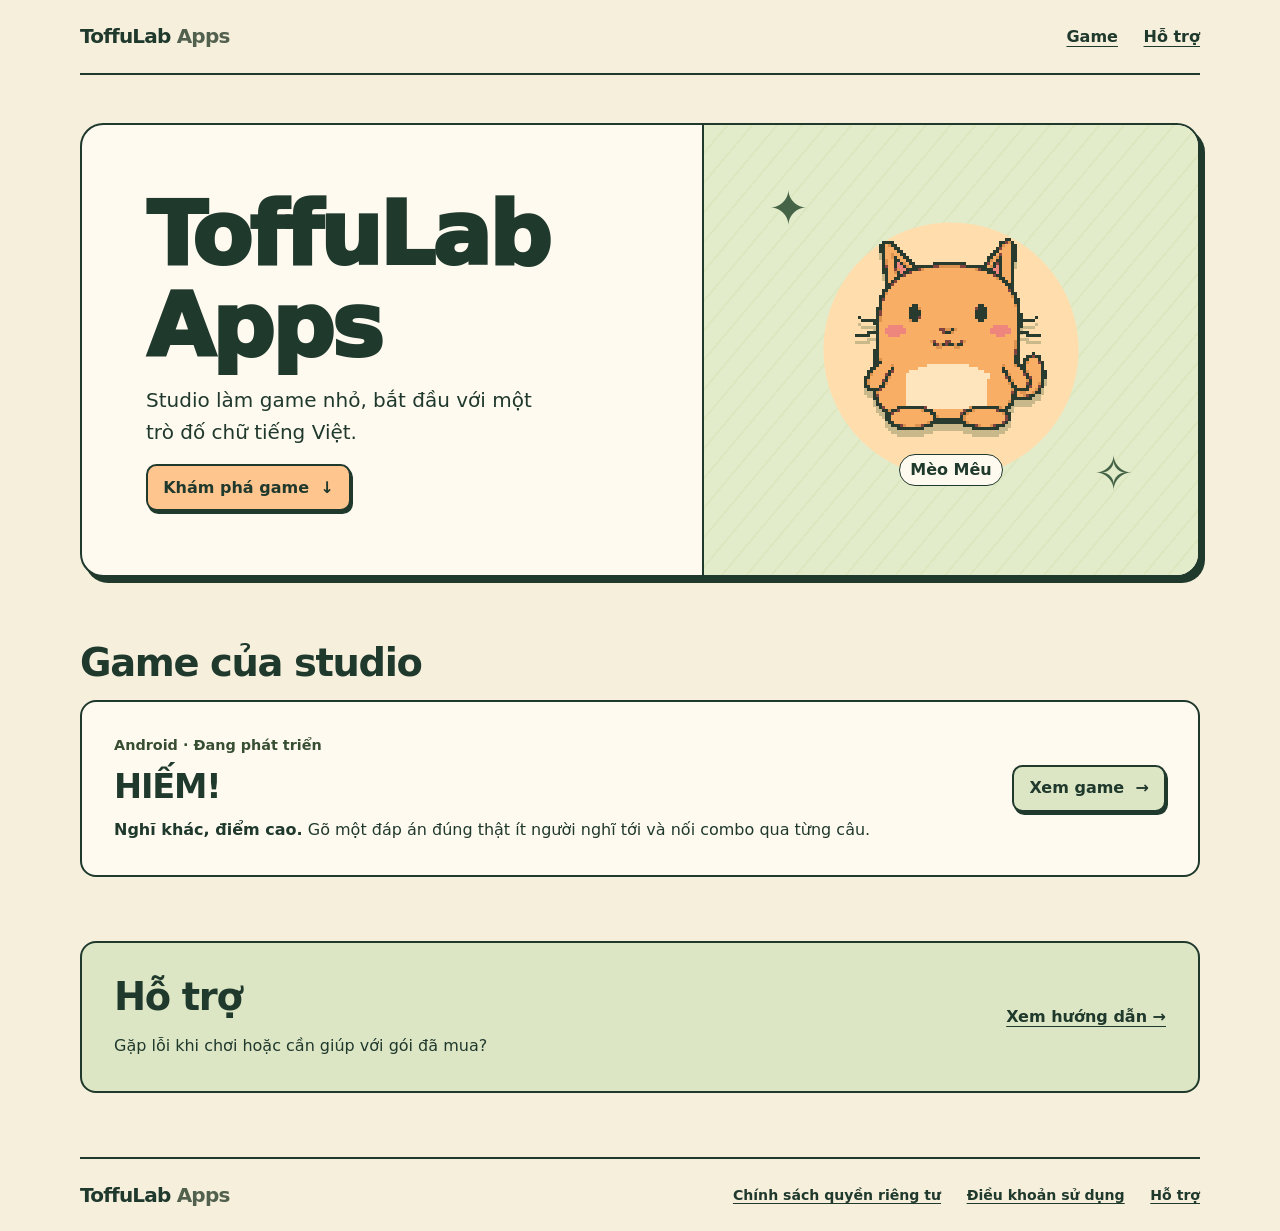
<file: index.html>
<!doctype html>
<html lang="vi">
<head>
<meta charset="utf-8">
<meta name="viewport" content="width=device-width, initial-scale=1">
<meta name="description" content="ToffuLab Apps và những trò chơi của studio.">
<title>Trang chính · ToffuLab Apps</title>
<link rel="icon" href="./assets/favicon.svg">
<link rel="stylesheet" href="./assets/site.css">
</head>
<body>
<a class="skip" href="#content">Đến nội dung</a>
<header class="shell top"><a class="brand" href="./">ToffuLab<span> Apps</span></a><nav aria-label="Điều hướng chính"><a href="./#games">Game</a><a href="./support/">Hỗ trợ</a></nav></header>
<main id="content" class="shell">
<section class="hero"><div class="hero-copy"><h1>ToffuLab Apps</h1><p>Studio làm game nhỏ, bắt đầu với một trò đố chữ tiếng Việt.</p><a class="button" href="#games">Khám phá game <span aria-hidden="true">↓</span></a></div><figure class="art"><span class="spark one" aria-hidden="true">✦</span><span class="spark two" aria-hidden="true">✧</span><img src="./assets/meu.png" alt="Mèo Mêu, linh vật của HIẾM!"><figcaption>Mèo Mêu</figcaption></figure></section>
<section id="games" class="section"><h2>Game của studio</h2><article class="game-card"><div><p class="status">Android · Đang phát triển</p><h3>HIẾM!</h3><p><strong>Nghĩ khác, điểm cao.</strong> Gõ một đáp án đúng thật ít người nghĩ tới và nối combo qua từng câu.</p></div><a class="button secondary" href="games/hiem/">Xem game <span aria-hidden="true">→</span></a></article></section>
<section class="section support-strip"><div><h2>Hỗ trợ</h2><p>Gặp lỗi khi chơi hoặc cần giúp với gói đã mua?</p></div><a href="support/">Xem hướng dẫn →</a></section>
</main>
<footer class="shell footer"><a class="brand" href="./">ToffuLab<span> Apps</span></a><nav aria-label="Thông tin HIẾM!"><a href="./games/hiem/privacy/">Chính sách quyền riêng tư</a><a href="./games/hiem/terms/">Điều khoản sử dụng</a><a href="./support/">Hỗ trợ</a></nav></footer>
</body>
</html>
</file>
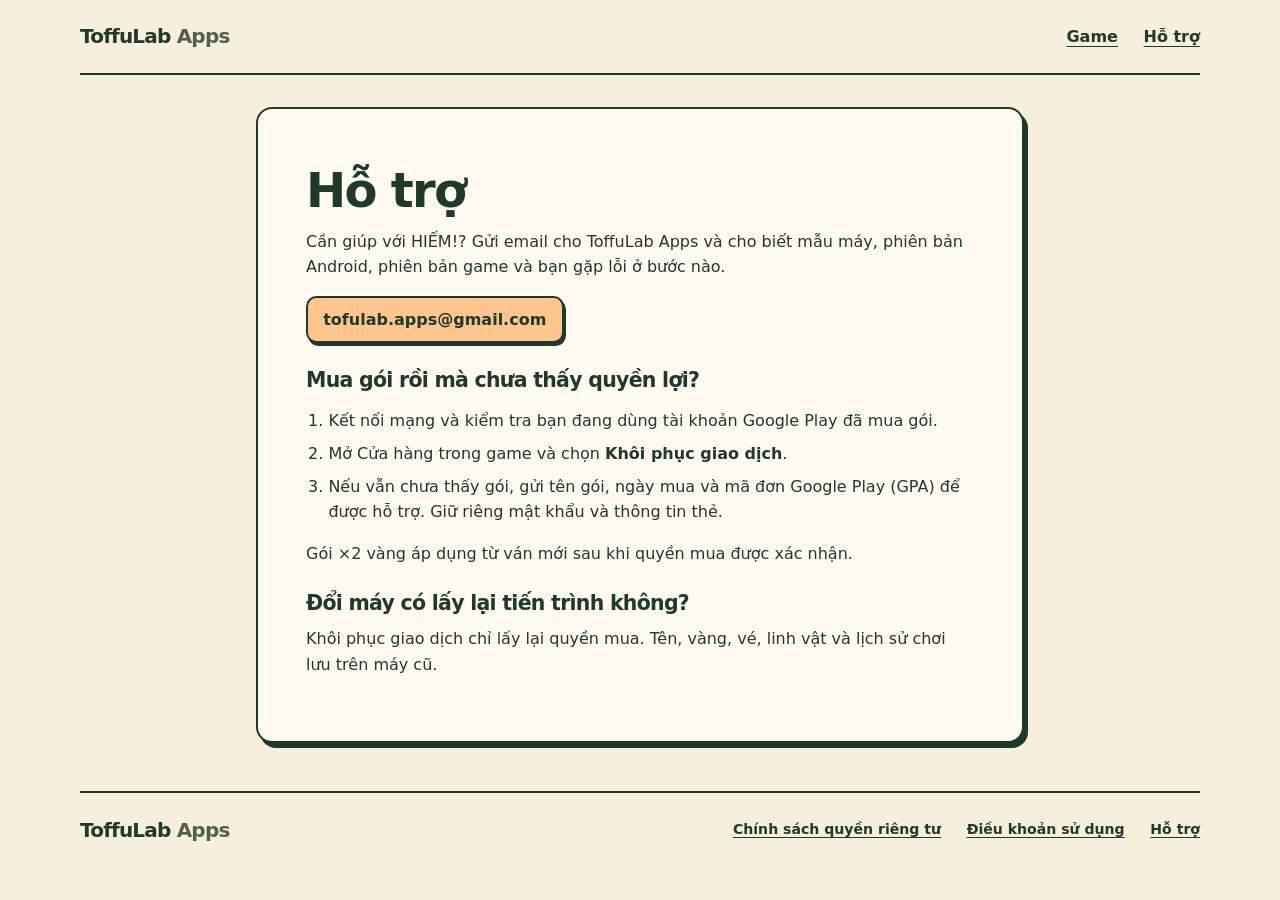
<file: support/index.html>
<!doctype html>
<html lang="vi">
<head>
<meta charset="utf-8">
<meta name="viewport" content="width=device-width, initial-scale=1">
<meta name="description" content="Hỗ trợ chơi HIẾM! và khôi phục giao dịch.">
<title>Hỗ trợ · ToffuLab Apps</title>
<link rel="icon" href="../assets/favicon.svg">
<link rel="stylesheet" href="../assets/site.css">
</head>
<body>
<a class="skip" href="#content">Đến nội dung</a>
<header class="shell top"><a class="brand" href="../">ToffuLab<span> Apps</span></a><nav aria-label="Điều hướng chính"><a href="../#games">Game</a><a href="../support/">Hỗ trợ</a></nav></header>
<main id="content" class="shell">
<article class="paper"><h1>Hỗ trợ</h1><p>Cần giúp với HIẾM!? Gửi email cho ToffuLab Apps và cho biết mẫu máy, phiên bản Android, phiên bản game và bạn gặp lỗi ở bước nào.</p><p><a class="button" href="mailto:tofulab.apps@gmail.com">tofulab.apps@gmail.com</a></p>
<h2>Mua gói rồi mà chưa thấy quyền lợi?</h2><ol><li>Kết nối mạng và kiểm tra bạn đang dùng tài khoản Google Play đã mua gói.</li><li>Mở Cửa hàng trong game và chọn <strong>Khôi phục giao dịch</strong>.</li><li>Nếu vẫn chưa thấy gói, gửi tên gói, ngày mua và mã đơn Google Play (GPA) để được hỗ trợ. Giữ riêng mật khẩu và thông tin thẻ.</li></ol><p>Gói ×2 vàng áp dụng từ ván mới sau khi quyền mua được xác nhận.</p>
<h2>Đổi máy có lấy lại tiến trình không?</h2><p>Khôi phục giao dịch chỉ lấy lại quyền mua. Tên, vàng, vé, linh vật và lịch sử chơi lưu trên máy cũ.</p></article>
</main>
<footer class="shell footer"><a class="brand" href="../">ToffuLab<span> Apps</span></a><nav aria-label="Thông tin HIẾM!"><a href="../games/hiem/privacy/">Chính sách quyền riêng tư</a><a href="../games/hiem/terms/">Điều khoản sử dụng</a><a href="../support/">Hỗ trợ</a></nav></footer>
</body>
</html>
</file>
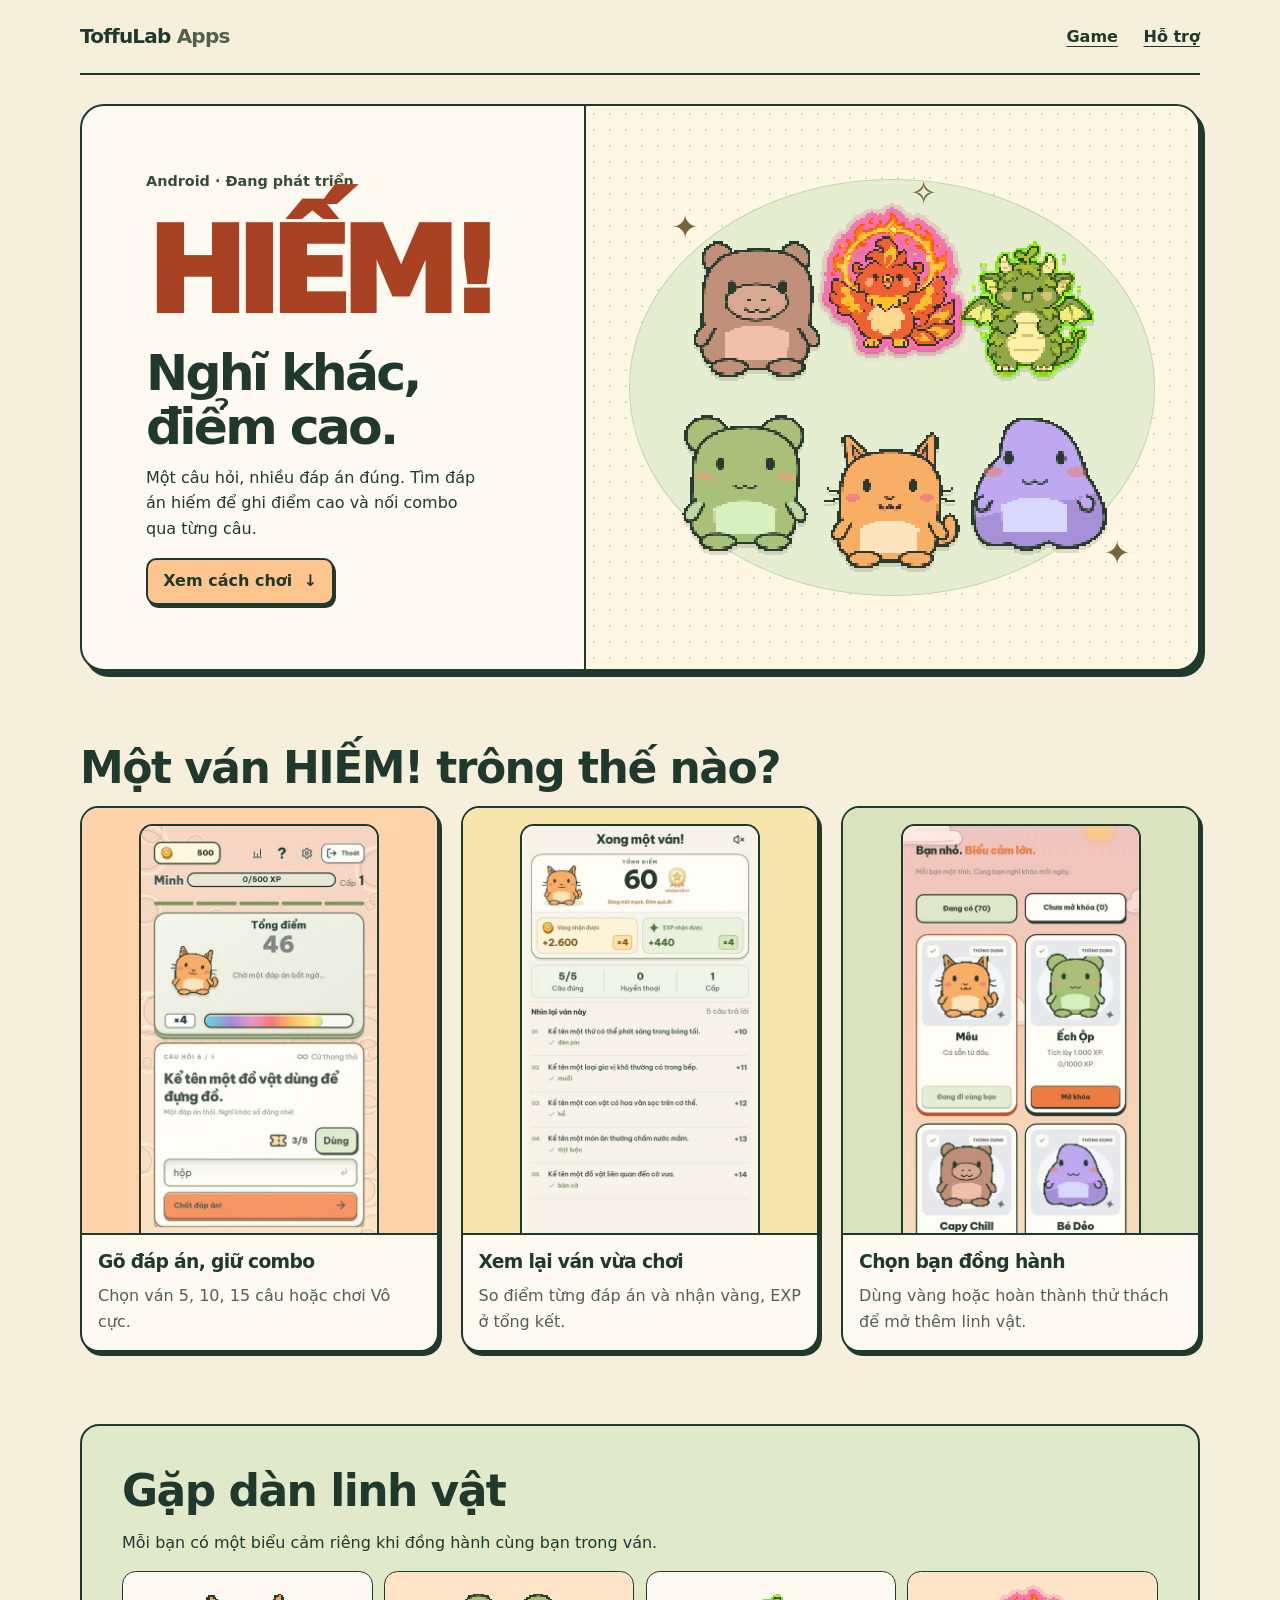
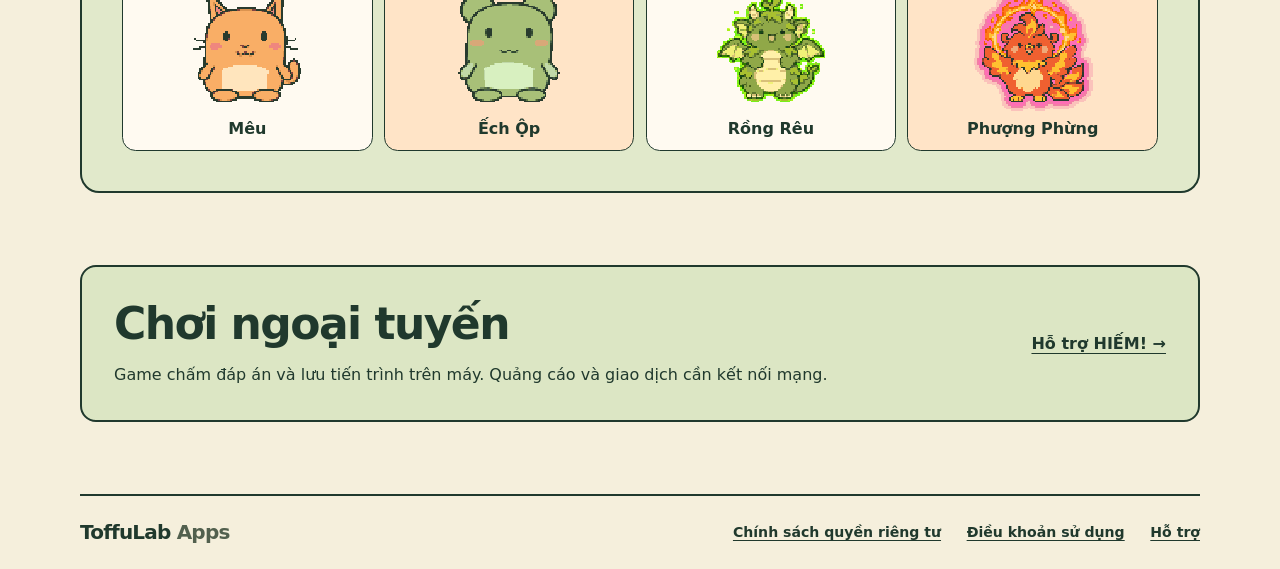
<file: games/hiem/index.html>
<!doctype html>
<html lang="vi">
<head>
<meta charset="utf-8">
<meta name="viewport" content="width=device-width, initial-scale=1">
<meta name="description" content="HIẾM! là game đố chữ tiếng Việt chơi ngoại tuyến.">
<title>HIẾM! · ToffuLab Apps</title>
<link rel="icon" href="../../assets/favicon.svg">
<link rel="stylesheet" href="../../assets/site.css?v=3">
</head>
<body>
<a class="skip" href="#content">Đến nội dung</a>
<header class="shell top"><a class="brand" href="../../">ToffuLab<span> Apps</span></a><nav aria-label="Điều hướng chính"><a href="../../#games">Game</a><a href="../../support/">Hỗ trợ</a></nav></header>
<main id="content" class="shell hiem-page">
  <section class="hiem-hero">
    <div class="hiem-intro">
      <p class="status">Android · Đang phát triển</p>
      <h1>HIẾM!</h1>
      <p class="hiem-tagline">Nghĩ khác,<br> điểm cao.</p>
      <p>Một câu hỏi, nhiều đáp án đúng. Tìm đáp án hiếm để ghi điểm cao và nối combo qua từng câu.</p>
      <a class="button" href="#cach-choi">Xem cách chơi <span aria-hidden="true">↓</span></a>
    </div>
    <div class="hiem-scene" aria-hidden="true">
      <span class="hiem-star star-a">✦</span><span class="hiem-star star-b">✧</span><span class="hiem-star star-c">✦</span>
      <img class="scene-capybara" src="../../assets/hiem/capybara.png" alt="">
      <img class="scene-dragon" src="../../assets/hiem/dragon.png" alt="">
      <img class="scene-slime" src="../../assets/hiem/slime.png" alt="">
      <img class="scene-frog" src="../../assets/hiem/frog.png" alt="">
      <img class="scene-cat" src="../../assets/meu.png" alt="">
      <img class="scene-phoenix" src="../../assets/hiem/phoenix.png" alt="">
    </div>
  </section>
  <section id="cach-choi" class="hiem-section">
    <h2>Một ván HIẾM! trông thế nào?</h2>
    <div class="hiem-gallery">
      <figure>
        <div class="hiem-shot"><img src="../../assets/hiem/play.jpg" width="480" height="828" alt="Màn chơi với Mèo Mêu, thanh combo và câu hỏi để nhập đáp án." loading="lazy"></div>
        <figcaption><h3>Gõ đáp án, giữ combo</h3><p>Chọn ván 5, 10, 15 câu hoặc chơi Vô cực.</p></figcaption>
      </figure>
      <figure>
        <div class="hiem-shot"><img src="../../assets/hiem/summary.jpg?v=2" width="480" height="828" alt="Tổng kết ván hoàn hảo với huy chương, vàng, EXP và điểm của từng đáp án." loading="lazy"></div>
        <figcaption><h3>Xem lại ván vừa chơi</h3><p>So điểm từng đáp án và nhận vàng, EXP ở tổng kết.</p></figcaption>
      </figure>
      <figure>
        <div class="hiem-shot"><img src="../../assets/hiem/collection.jpg" width="480" height="828" alt="Bộ sưu tập linh vật với Mêu, Ếch Ộp, Capy Chill và Bé Dẻo." loading="lazy"></div>
        <figcaption><h3>Chọn bạn đồng hành</h3><p>Dùng vàng hoặc hoàn thành thử thách để mở thêm linh vật.</p></figcaption>
      </figure>
    </div>
  </section>
  <section class="hiem-section mascot-panel">
    <div><h2>Gặp dàn linh vật</h2><p>Mỗi bạn có một biểu cảm riêng khi đồng hành cùng bạn trong ván.</p></div>
    <div class="mascot-cards">
      <figure><img src="../../assets/meu.png" alt="" loading="lazy"><figcaption>Mêu</figcaption></figure>
      <figure><img src="../../assets/hiem/frog.png" alt="" loading="lazy"><figcaption>Ếch Ộp</figcaption></figure>
      <figure><img src="../../assets/hiem/dragon.png" alt="" loading="lazy"><figcaption>Rồng Rêu</figcaption></figure>
      <figure><img src="../../assets/hiem/phoenix.png" alt="" loading="lazy"><figcaption>Phượng Phừng</figcaption></figure>
    </div>
  </section>
  <section class="hiem-section support-strip"><div><h2>Chơi ngoại tuyến</h2><p>Game chấm đáp án và lưu tiến trình trên máy. Quảng cáo và giao dịch cần kết nối mạng.</p></div><a href="../../support/">Hỗ trợ HIẾM! →</a></section>
</main>
<footer class="shell footer"><a class="brand" href="../../">ToffuLab<span> Apps</span></a><nav aria-label="Thông tin HIẾM!"><a href="../../games/hiem/privacy/">Chính sách quyền riêng tư</a><a href="../../games/hiem/terms/">Điều khoản sử dụng</a><a href="../../support/">Hỗ trợ</a></nav></footer>
</body>
</html>
</file>
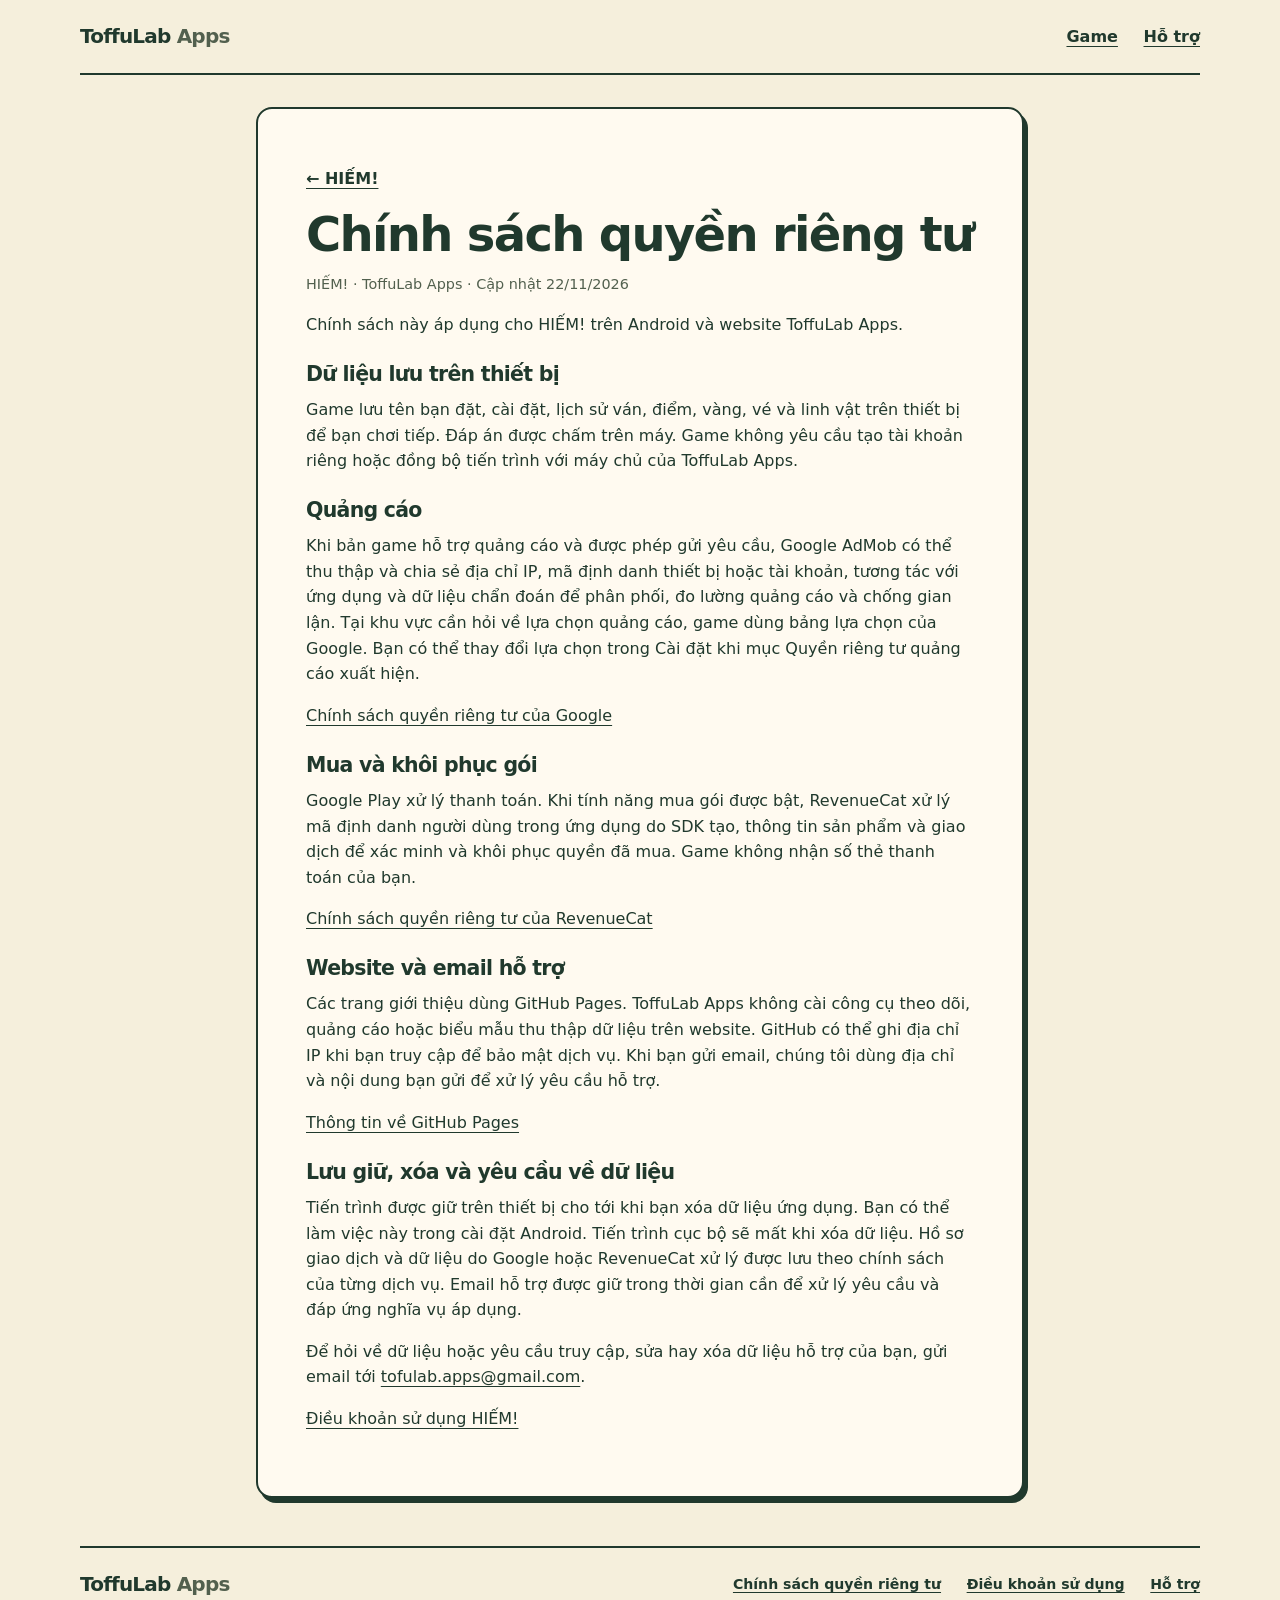
<file: games/hiem/privacy/index.html>
<!doctype html>
<html lang="vi">
<head>
<meta charset="utf-8">
<meta name="viewport" content="width=device-width, initial-scale=1">
<meta name="description" content="Chính sách quyền riêng tư của game HIẾM!">
<title>Chính sách quyền riêng tư · ToffuLab Apps</title>
<link rel="icon" href="../../../assets/favicon.svg">
<link rel="stylesheet" href="../../../assets/site.css">
</head>
<body>
<a class="skip" href="#content">Đến nội dung</a>
<header class="shell top"><a class="brand" href="../../../">ToffuLab<span> Apps</span></a><nav aria-label="Điều hướng chính"><a href="../../../#games">Game</a><a href="../../../support/">Hỗ trợ</a></nav></header>
<main id="content" class="shell">
<article class="paper"><a class="back" href="../">← HIẾM!</a><h1>Chính sách quyền riêng tư</h1><p class="meta">HIẾM! · ToffuLab Apps · Cập nhật 22/11/2026</p>
<p>Chính sách này áp dụng cho HIẾM! trên Android và website ToffuLab Apps.</p>
<h2>Dữ liệu lưu trên thiết bị</h2><p>Game lưu tên bạn đặt, cài đặt, lịch sử ván, điểm, vàng, vé và linh vật trên thiết bị để bạn chơi tiếp. Đáp án được chấm trên máy. Game không yêu cầu tạo tài khoản riêng hoặc đồng bộ tiến trình với máy chủ của ToffuLab Apps.</p>
<h2>Quảng cáo</h2><p>Khi bản game hỗ trợ quảng cáo và được phép gửi yêu cầu, Google AdMob có thể thu thập và chia sẻ địa chỉ IP, mã định danh thiết bị hoặc tài khoản, tương tác với ứng dụng và dữ liệu chẩn đoán để phân phối, đo lường quảng cáo và chống gian lận. Tại khu vực cần hỏi về lựa chọn quảng cáo, game dùng bảng lựa chọn của Google. Bạn có thể thay đổi lựa chọn trong Cài đặt khi mục Quyền riêng tư quảng cáo xuất hiện.</p><p><a href="https://policies.google.com/privacy?hl=vi">Chính sách quyền riêng tư của Google</a></p>
<h2>Mua và khôi phục gói</h2><p>Google Play xử lý thanh toán. Khi tính năng mua gói được bật, RevenueCat xử lý mã định danh người dùng trong ứng dụng do SDK tạo, thông tin sản phẩm và giao dịch để xác minh và khôi phục quyền đã mua. Game không nhận số thẻ thanh toán của bạn.</p><p><a href="https://www.revenuecat.com/privacy/">Chính sách quyền riêng tư của RevenueCat</a></p>
<h2>Website và email hỗ trợ</h2><p>Các trang giới thiệu dùng GitHub Pages. ToffuLab Apps không cài công cụ theo dõi, quảng cáo hoặc biểu mẫu thu thập dữ liệu trên website. GitHub có thể ghi địa chỉ IP khi bạn truy cập để bảo mật dịch vụ. Khi bạn gửi email, chúng tôi dùng địa chỉ và nội dung bạn gửi để xử lý yêu cầu hỗ trợ.</p><p><a href="https://docs.github.com/en/pages/getting-started-with-github-pages/about-github-pages">Thông tin về GitHub Pages</a></p>
<h2>Lưu giữ, xóa và yêu cầu về dữ liệu</h2><p>Tiến trình được giữ trên thiết bị cho tới khi bạn xóa dữ liệu ứng dụng. Bạn có thể làm việc này trong cài đặt Android. Tiến trình cục bộ sẽ mất khi xóa dữ liệu. Hồ sơ giao dịch và dữ liệu do Google hoặc RevenueCat xử lý được lưu theo chính sách của từng dịch vụ. Email hỗ trợ được giữ trong thời gian cần để xử lý yêu cầu và đáp ứng nghĩa vụ áp dụng.</p><p>Để hỏi về dữ liệu hoặc yêu cầu truy cập, sửa hay xóa dữ liệu hỗ trợ của bạn, gửi email tới <a href="mailto:tofulab.apps@gmail.com">tofulab.apps@gmail.com</a>.</p><p><a href="../terms/">Điều khoản sử dụng HIẾM!</a></p></article>
</main>
<footer class="shell footer"><a class="brand" href="../../../">ToffuLab<span> Apps</span></a><nav aria-label="Thông tin HIẾM!"><a href="../../../games/hiem/privacy/">Chính sách quyền riêng tư</a><a href="../../../games/hiem/terms/">Điều khoản sử dụng</a><a href="../../../support/">Hỗ trợ</a></nav></footer>
</body>
</html>
</file>
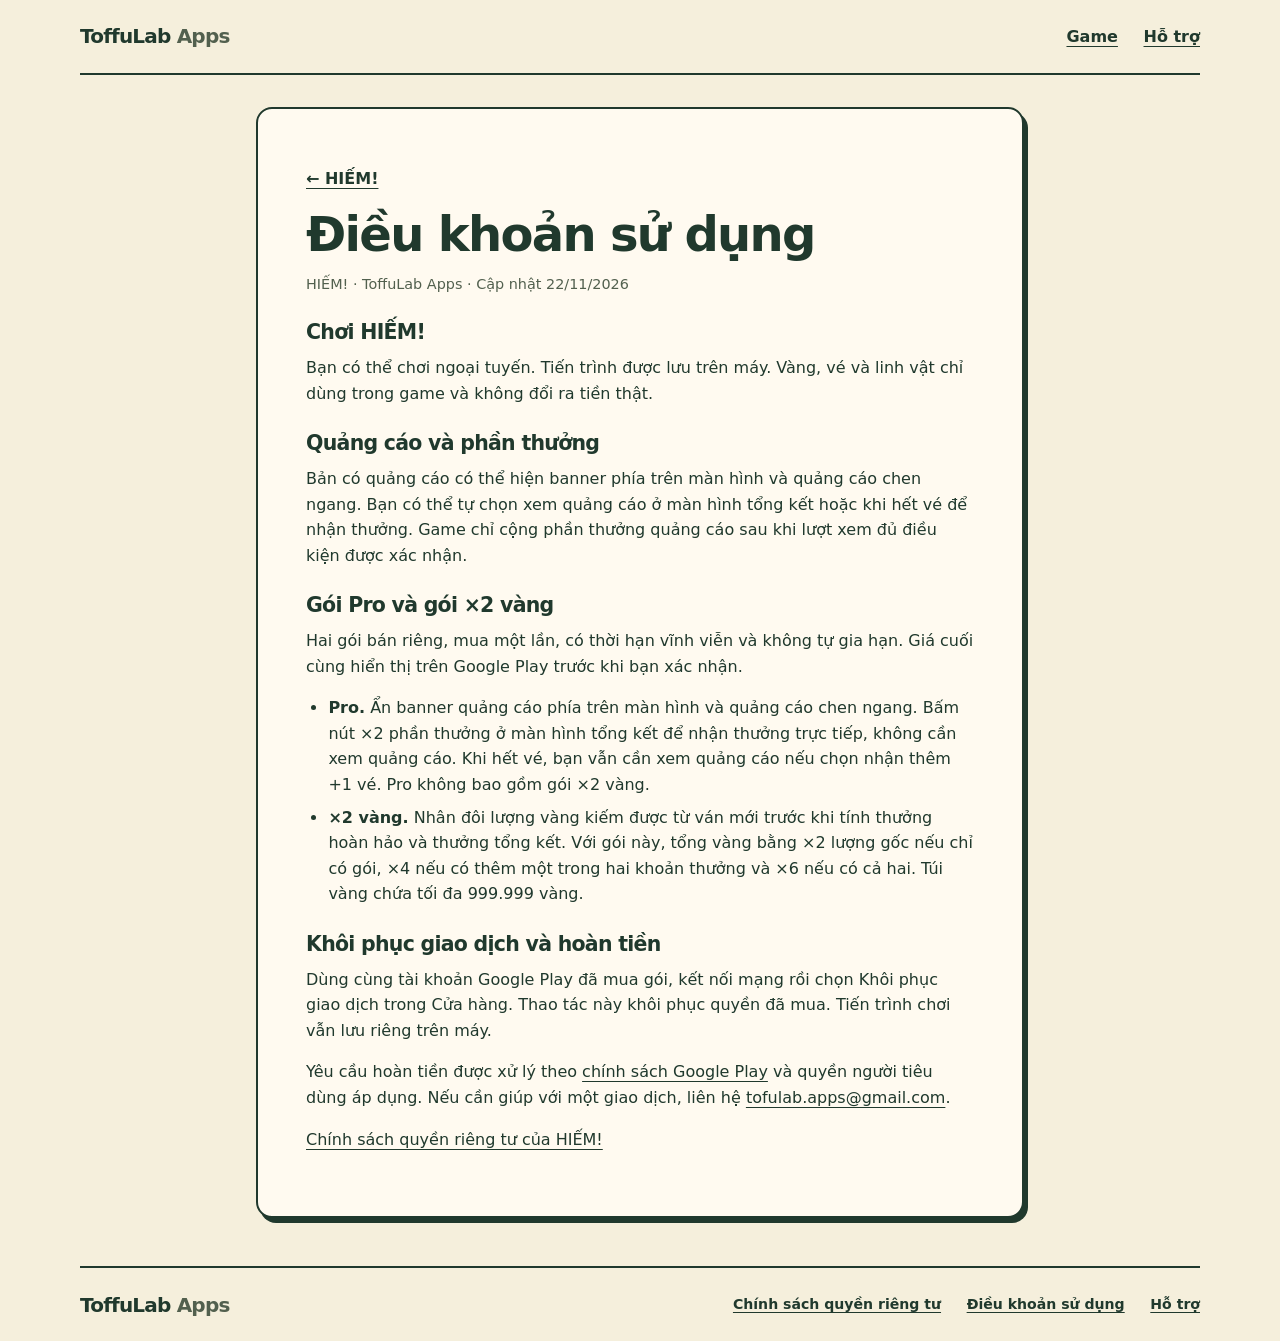
<file: games/hiem/terms/index.html>
<!doctype html>
<html lang="vi">
<head>
<meta charset="utf-8">
<meta name="viewport" content="width=device-width, initial-scale=1">
<meta name="description" content="Điều khoản sử dụng của game HIẾM!">
<title>Điều khoản sử dụng · ToffuLab Apps</title>
<link rel="icon" href="../../../assets/favicon.svg">
<link rel="stylesheet" href="../../../assets/site.css">
</head>
<body>
<a class="skip" href="#content">Đến nội dung</a>
<header class="shell top"><a class="brand" href="../../../">ToffuLab<span> Apps</span></a><nav aria-label="Điều hướng chính"><a href="../../../#games">Game</a><a href="../../../support/">Hỗ trợ</a></nav></header>
<main id="content" class="shell">
<article class="paper"><a class="back" href="../">← HIẾM!</a><h1>Điều khoản sử dụng</h1><p class="meta">HIẾM! · ToffuLab Apps · Cập nhật 22/11/2026</p>
<h2>Chơi HIẾM!</h2><p>Bạn có thể chơi ngoại tuyến. Tiến trình được lưu trên máy. Vàng, vé và linh vật chỉ dùng trong game và không đổi ra tiền thật.</p>
<h2>Quảng cáo và phần thưởng</h2><p>Bản có quảng cáo có thể hiện banner phía trên màn hình và quảng cáo chen ngang. Bạn có thể tự chọn xem quảng cáo ở màn hình tổng kết hoặc khi hết vé để nhận thưởng. Game chỉ cộng phần thưởng quảng cáo sau khi lượt xem đủ điều kiện được xác nhận.</p>
<h2>Gói Pro và gói ×2 vàng</h2><p>Hai gói bán riêng, mua một lần, có thời hạn vĩnh viễn và không tự gia hạn. Giá cuối cùng hiển thị trên Google Play trước khi bạn xác nhận.</p>
<ul><li><strong>Pro.</strong> Ẩn banner quảng cáo phía trên màn hình và quảng cáo chen ngang. Bấm nút ×2 phần thưởng ở màn hình tổng kết để nhận thưởng trực tiếp, không cần xem quảng cáo. Khi hết vé, bạn vẫn cần xem quảng cáo nếu chọn nhận thêm +1 vé. Pro không bao gồm gói ×2 vàng.</li><li><strong>×2 vàng.</strong> Nhân đôi lượng vàng kiếm được từ ván mới trước khi tính thưởng hoàn hảo và thưởng tổng kết. Với gói này, tổng vàng bằng ×2 lượng gốc nếu chỉ có gói, ×4 nếu có thêm một trong hai khoản thưởng và ×6 nếu có cả hai. Túi vàng chứa tối đa 999.999 vàng.</li></ul>
<h2>Khôi phục giao dịch và hoàn tiền</h2><p>Dùng cùng tài khoản Google Play đã mua gói, kết nối mạng rồi chọn Khôi phục giao dịch trong Cửa hàng. Thao tác này khôi phục quyền đã mua. Tiến trình chơi vẫn lưu riêng trên máy.</p><p>Yêu cầu hoàn tiền được xử lý theo <a href="https://support.google.com/googleplay/answer/2479637?hl=vi">chính sách Google Play</a> và quyền người tiêu dùng áp dụng. Nếu cần giúp với một giao dịch, liên hệ <a href="mailto:tofulab.apps@gmail.com">tofulab.apps@gmail.com</a>.</p><p><a href="../privacy/">Chính sách quyền riêng tư của HIẾM!</a></p></article>
</main>
<footer class="shell footer"><a class="brand" href="../../../">ToffuLab<span> Apps</span></a><nav aria-label="Thông tin HIẾM!"><a href="../../../games/hiem/privacy/">Chính sách quyền riêng tư</a><a href="../../../games/hiem/terms/">Điều khoản sử dụng</a><a href="../../../support/">Hỗ trợ</a></nav></footer>
</body>
</html>
</file>
<file: assets/site.css>
:root {
  color-scheme: light;
  --ink: #20392d;
  --muted: #52604e;
  --paper: #fffaf0;
  --cream: #f5efdc;
  --peach: #ffc58f;
  --green: #dce6c4;
  font: 100%/1.6 system-ui, sans-serif;
}
* { box-sizing: border-box }
body { margin: 0; color: var(--ink); background: var(--cream) }
a { color: inherit; text-underline-offset: .22em }
a:focus-visible { outline: 3px solid #225caa; outline-offset: 4px }
.skip { position: absolute; top: .5rem; left: .5rem; padding: .5rem; background: white; transform: translateY(-150%) }
.skip:focus { transform: none }
.shell { width: min(70rem, calc(100% - 2rem)); margin-inline: auto }
.top, .footer { display: flex; flex-wrap: wrap; align-items: center; justify-content: space-between; gap: .35rem 1.5rem; padding-block: .9rem }
.top { border-bottom: 2px solid var(--ink) }
.brand { font-size: 1.25rem; font-weight: 900; text-decoration: none; letter-spacing: -.04em; white-space: nowrap }
.brand span { color: var(--muted); font-weight: 750 }
nav { display: flex; flex-wrap: wrap; gap: .2rem clamp(.75rem, 3vw, 1.6rem); font-weight: 700 }
nav a { display: inline-flex; align-items: center; min-height: 44px }
h1, h2, h3 { line-height: 1.15; margin: 0; letter-spacing: -.035em }
p { margin: .65rem 0 1rem }
.hero { display: grid; grid-template-columns: 1fr minmax(0, .8fr); align-items: stretch; margin-top: clamp(1.2rem, 4vw, 3rem); border: 2px solid var(--ink); border-radius: 1.45rem; background: var(--paper); box-shadow: 5px 6px var(--ink); overflow: hidden }
.hero-copy { align-self: center; padding: clamp(1.2rem, 5vw, 4.1rem) }
.hero h1 { font-size: clamp(2.45rem, 7vw, 5.5rem); font-weight: 950; line-height: 1.05 }
.hero-copy > p { max-width: 33ch; font-size: clamp(1rem, 2.5vw, 1.25rem) }
.hero-copy .tagline { font-weight: 850; margin-bottom: 0 }
.art { position: relative; isolation: isolate; display: grid; align-content: center; justify-items: center; min-height: 16rem; margin: 0; border-left: 2px solid var(--ink); padding: 1rem; background: radial-gradient(circle, #ffddad 0 38%, transparent 38.3%), repeating-linear-gradient(130deg, #e3ecca, #e3ecca 17px, #dce7c0 17px, #dce7c0 19px) }
.art img { width: clamp(9rem, 24vw, 15rem); aspect-ratio: 1; object-fit: contain; image-rendering: pixelated; filter: drop-shadow(0 7px 0 #39542a45) }
.art figcaption { padding: .15rem .65rem; border: 1px solid var(--ink); border-radius: 2rem; background: var(--paper); font-weight: 800; }
.spark { position: absolute; color: #456346; font-size: clamp(1.4rem, 5vw, 3rem) }
.one { inset: 10% auto auto 13% }
.two { inset: auto 13% 14% auto }
.button { display: inline-flex; align-items: center; justify-content: center; min-height: 44px; max-width: 100%; gap: .7rem; padding: .55rem .95rem; border: 2px solid var(--ink); border-radius: .65rem; background: var(--peach); box-shadow: 2px 3px var(--ink); font-weight: 850; text-decoration: none; overflow-wrap: anywhere }
.button:hover { background: #ffd6a7 }
.button:active { transform: translate(2px, 3px); box-shadow: none }
.secondary { background: var(--green) }
.section { margin-block: clamp(2.3rem, 5vw, 4rem) }
.section > h2, .support-strip h2 { font-size: clamp(1.5rem, 4vw, 2.4rem); margin-bottom: .9rem }
.game-card, .support-strip { display: flex; flex-wrap: wrap; align-items: center; justify-content: space-between; gap: .85rem 1.25rem; padding: clamp(1.1rem, 3vw, 2rem); border: 2px solid var(--ink); border-radius: 1rem; background: var(--paper) }
.game-card h3 { font-size: 2.1rem }
.game-card p:last-child, .support-strip p { margin-bottom: 0 }
.status { width: fit-content; margin: 0 0 .7rem; color: #384e32; font-size: .9rem; font-weight: 750; }
.hero-copy .status { font-size: .9rem }
.support-strip { background: var(--green) }
.support-strip > a { font-weight: 800; padding-block: .5rem }
.tiles { display: grid; grid-template-columns: repeat(auto-fit, minmax(min(100%, 15rem), 1fr)); gap: .75rem }
.tiles article { padding: 1.05rem; border: 2px solid var(--ink); border-radius: .8rem; background: var(--paper) }
.tiles p { margin-bottom: 0 }
.paper { max-width: 48rem; margin: 2rem auto 3rem; padding: clamp(1rem, 5vw, 3rem); background: var(--paper); border: 2px solid var(--ink); border-radius: 1rem; box-shadow: 4px 5px var(--ink); overflow-wrap: anywhere }
.paper h1 { margin-top: .4rem; font-size: clamp(1.8rem, 6vw, 3rem) }
.paper h2 { margin-top: 1.6rem; font-size: 1.28rem }
.paper ul, .paper ol { padding-left: 1.4rem }
.paper li + li { margin-top: .45rem }
.meta { color: var(--muted); font-size: .9rem }
.back { display: inline-flex; min-height: 44px; align-items: center; font-weight: 750 }
.footer { border-top: 2px solid var(--ink); font-size: .88rem }
@media (max-width: 40rem) {
  .hero { grid-template-columns: 1fr }
  .art { border-left: 0; border-top: 2px solid var(--ink); min-height: 12rem }
  .game-card .button { margin-top: .3rem }
}

/* HIẾM! game page */
.hiem-page { --hiem-cream: #fffaf1; --hiem-peach: #ffd3ab }
.hiem-hero { display: grid; grid-template-columns: .9fr 1.1fr; min-height: 27rem; margin-top: 1.8rem; border: 2px solid var(--ink); border-radius: 1.5rem; background: var(--hiem-cream); box-shadow: 5px 6px var(--ink); overflow: hidden }
.hiem-intro { align-self: center; padding: clamp(1.3rem, 5vw, 4rem) }
.hiem-intro h1 { color: #a84222; font-size: clamp(3.5rem, 10vw, 7.4rem); font-weight: 950; letter-spacing: -.085em }
.hiem-intro p:not(.status, .hiem-tagline) { max-width: 33ch }
.hiem-intro .hiem-tagline { margin: .35rem 0 0; font-size: clamp(1.8rem, 5vw, 3.15rem); font-weight: 900; letter-spacing: -.055em; line-height: 1.08 }
.hiem-scene {
  position: relative;
  isolation: isolate;
  display: flex;
  align-items: center;
  justify-content: center;
  gap: 2%;
  min-height: 15rem;
  padding: 7% 4%;
  border-left: 2px solid var(--ink);
  overflow: hidden;
  background: radial-gradient(circle, #ddd8c4 1px, transparent 1.5px) 0 0 / 16px 16px, #fff6e3;
}
.hiem-scene::before {
  content: "";
  position: absolute;
  z-index: -1;
  inset: 21% 6%;
  border: 1px solid #c7d3ae;
  border-radius: 50%;
  background: #e6eed1;
}
.hiem-scene { container-type: size; }
.hiem-scene::before { inset: 13% 7%; }
.hiem-scene img {
  position: absolute;
  width: min(30cqw, 45cqh);
  aspect-ratio: 1;
  object-fit: contain;
  image-rendering: pixelated;
  filter: drop-shadow(0 .25rem 0 #3d3c2426);
  z-index: var(--layer, 0);
  left: var(--x);
  top: var(--y);
  translate: -50% -50%;
  animation: hiem-bob 4.2s var(--delay, 0s) ease-in-out infinite;
}
.hiem-scene .scene-capybara { --x: 28%; --y: 36%; --delay: -.8s; }
.hiem-scene .scene-phoenix { --x: 50%; --y: 31%; --delay: -1.5s; }
.hiem-scene .scene-dragon { --x: 72%; --y: 36%; --delay: -2.4s; }
.hiem-scene .scene-frog { --x: 26%; --y: 67%; --layer: 1; --delay: -1.9s; }
.hiem-scene .scene-cat { --x: 50%; --y: 70%; --layer: 1; --delay: -.4s; }
.hiem-scene .scene-slime { --x: 74%; --y: 67%; --layer: 1; --delay: -2.9s; }
.hiem-star { position: absolute; color: #7b633a; font-size: clamp(1.15rem, 3vw, 2rem); animation: hiem-twinkle 3.2s ease-in-out infinite }
.star-a { top: 17%; left: 14% }
.star-b { top: 11%; left: 53%; animation-delay: -.8s }
.star-c { right: 11%; bottom: 16%; animation-delay: -1.5s }
@keyframes hiem-bob { 50% { transform: translateY(-.6rem) } }
@keyframes hiem-twinkle { 50% { opacity: .55; transform: scale(.82) } }
@media (prefers-reduced-motion: reduce) { .hiem-scene img, .hiem-star { animation: none } }
.hiem-section { margin-block: clamp(2.5rem, 6vw, 4.5rem); scroll-margin-top: 1.2rem }
.hiem-section h2 { font-size: clamp(1.65rem, 4.4vw, 2.75rem); margin-bottom: .8rem }
.hiem-gallery { display: grid; grid-template-columns: repeat(3,minmax(0,1fr)); gap: clamp(.75rem, 2vw, 1.35rem) }
.hiem-gallery figure { margin: 0; background: var(--hiem-cream); border: 2px solid var(--ink); border-radius: 1.15rem; overflow: hidden; box-shadow: 3px 4px var(--ink) }
.hiem-gallery figcaption { padding: 1rem }
.hiem-gallery p { margin-bottom: 0; color: var(--muted) }
.hiem-shot { display: grid; justify-items: center; align-items: end; padding: 1rem .65rem 0; background: var(--hiem-peach); border-bottom: 2px solid var(--ink) }
.hiem-gallery figure:nth-child(2) .hiem-shot { background: #f8e5ac }
.hiem-gallery figure:nth-child(3) .hiem-shot { background: #d9e4be }
.hiem-shot img { display: block; width: min(100%, 15rem); height: auto; border: 2px solid var(--ink); border-bottom: 0; border-radius: .85rem .85rem 0 0 }
.mascot-panel { padding: clamp(1rem, 4vw, 2.5rem); background: #e1e9cb; border: 2px solid var(--ink); border-radius: 1.2rem }
.mascot-cards { display: grid; grid-template-columns: repeat(4,minmax(0,1fr)); gap: .7rem }
.mascot-cards figure { margin: 0; text-align: center; padding: .5rem; border: 1px solid var(--ink); border-radius: .85rem; background: var(--hiem-cream); font-weight: 800 }
.mascot-cards figure:nth-child(even) { background: #ffe4c7 }
.mascot-cards img { display: block; width: min(100%, 8.5rem); aspect-ratio: 1; height: auto; object-fit: contain; margin-inline: auto; image-rendering: pixelated }
@media (max-width: 40rem) {
  .hiem-hero { grid-template-columns: 1fr; min-height: 0 }
  .hiem-scene { min-height: 0; aspect-ratio: 1.75; border-left: 0; border-top: 2px solid var(--ink) }
  .hiem-intro .hiem-tagline br { display: none }
  .hiem-gallery { grid-template-columns: 1fr }
  .hiem-shot img { width: min(100%, 13.5rem) }
  .mascot-cards { grid-template-columns: repeat(2,minmax(0,1fr)) }
}
</file>
